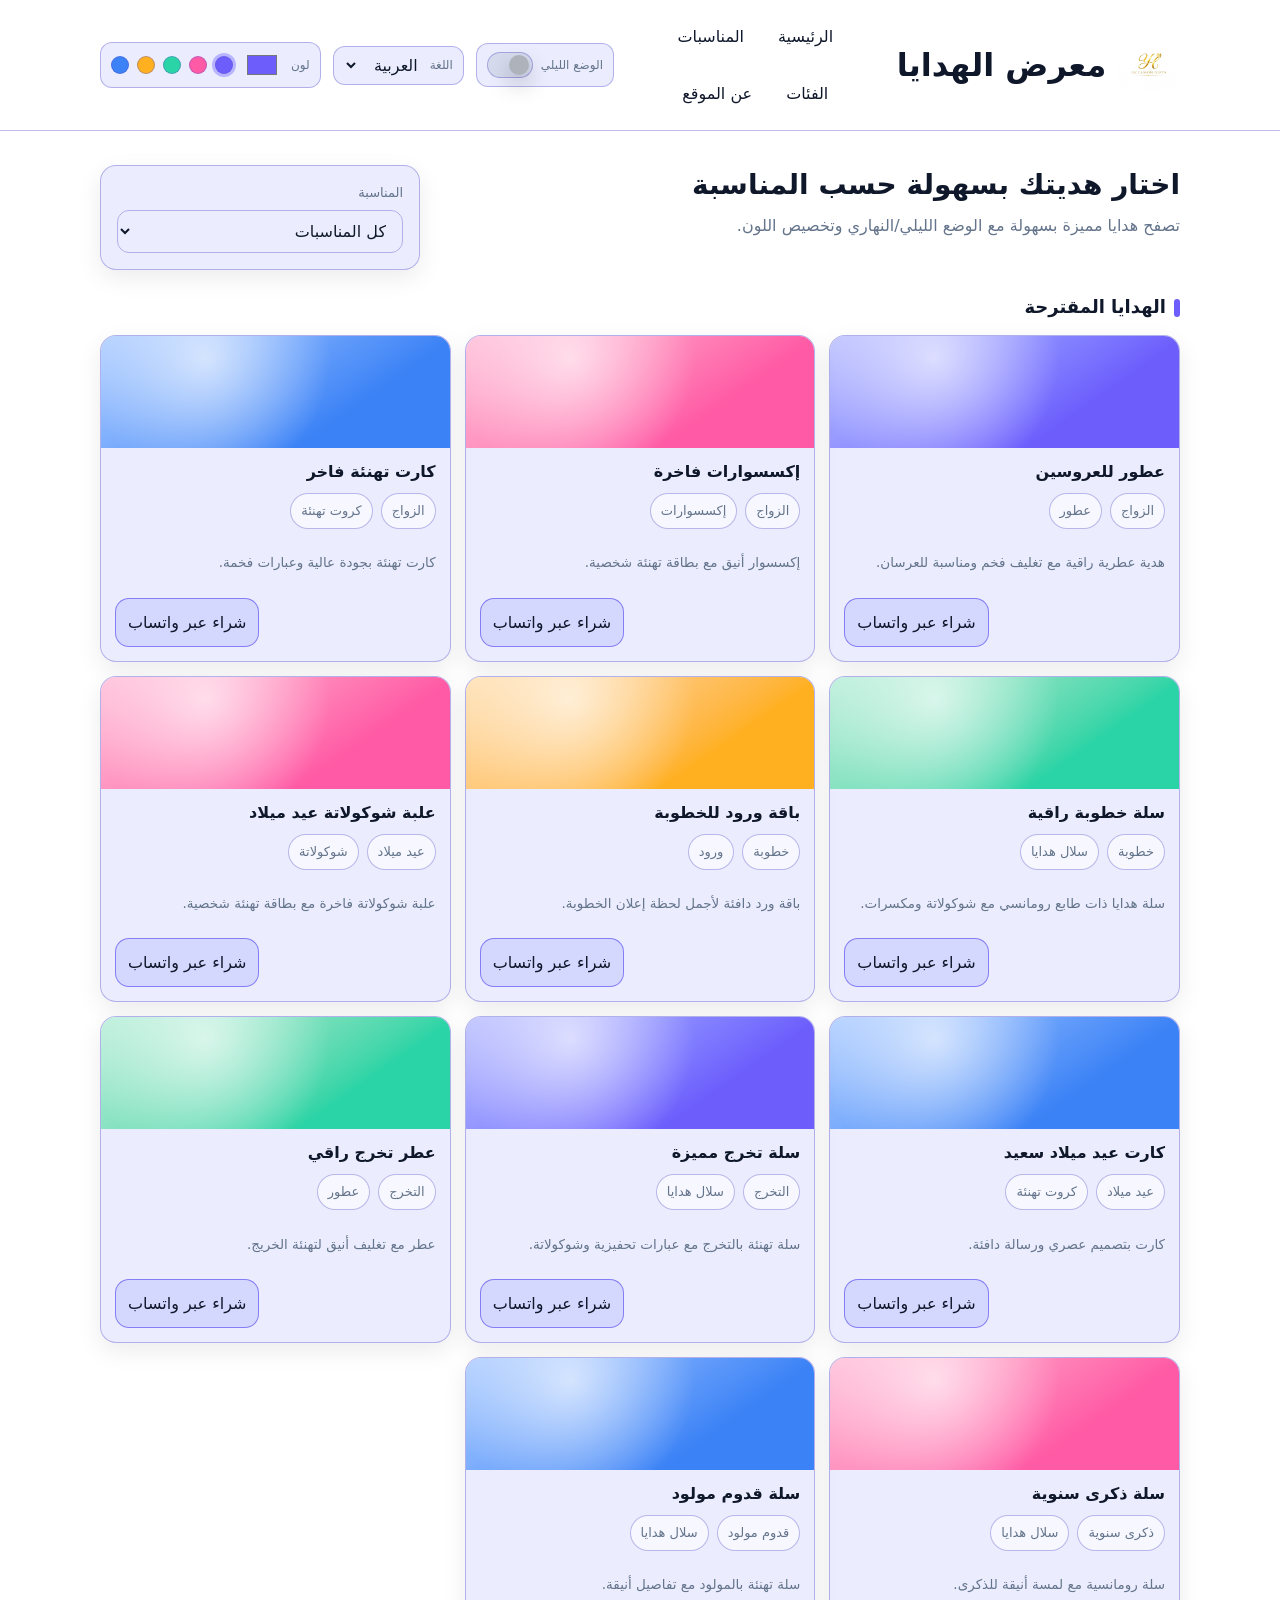
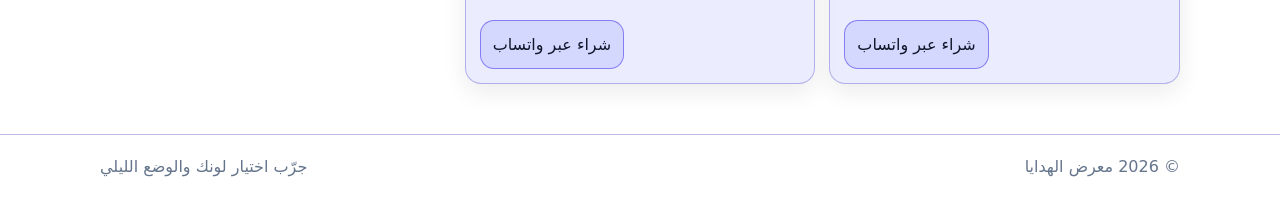
<file: index.html>
<!DOCTYPE html>
<html lang="ar" dir="rtl" data-page-title-key="homeTitle">
  <head>
    <meta charset="UTF-8" />
    <meta name="viewport" content="width=device-width, initial-scale=1.0" />
    <title>معرض الهدايا - الرئيسية</title>
    <link rel="stylesheet" href="assets/styles.css" />
  </head>
  <body>
    <header class="topbar">
      <div class="container topbar-inner">
          <div class="brand" aria-label="معرض الهدايا">
          <img src="assets/logo.png" alt="معرض الهدايا" class="logo" />
          <h1 data-i18n="brandTitle">معرض الهدايا</h1>
        </div>

        <button
          class="burger"
          type="button"
          aria-label="قائمة"
          aria-controls="siteNav"
          aria-expanded="false"
          data-i18n="menuButton"
        >
          قائمة
        </button>

        <nav id="siteNav" class="nav" aria-label="التنقل">
          <a href="index.html" data-nav data-i18n="navHome">الرئيسية</a>
          <a href="occasions.html" data-nav data-i18n="navOccasions">المناسبات</a>
          <a href="categories.html" data-nav data-i18n="navCategories">الفئات</a>
          <a href="about.html" data-nav data-i18n="navAbout">عن الموقع</a>
        </nav>

        <div class="controls" aria-label="إعدادات العرض">
          <div class="control" title="تبديل الوضع">
            <label for="modeToggle" data-i18n="modeNightLabel">الوضع الليلي</label>
            <span class="toggle">
              <input type="checkbox" id="modeToggle" />
              <span class="slider" aria-hidden="true"></span>
            </span>
          </div>

          <div class="control langControl" title="اختر اللغة">
            <label for="langSelect" data-i18n="languageLabel">اللغة</label>
            <select id="langSelect" aria-label="اختيار اللغة">
              <option value="ar">العربية</option>
              <option value="en">English</option>
            </select>
          </div>

          <div class="control accentPicker" title="اختيار لون مميز">
            <label for="accentPicker" data-i18n="accentLabel">لون</label>
            <input id="accentPicker" type="color" value="#6d5efc" />
            <div class="swatches" aria-label="ألوان سريعة" data-i18n-aria-label="quickColorsAria">
              <button type="button" style="--c: #6d5efc" data-color="#6d5efc" aria-pressed="false"></button>
              <button type="button" style="--c: #ff5aa5" data-color="#ff5aa5" aria-pressed="false"></button>
              <button type="button" style="--c: #2bd4a6" data-color="#2bd4a6" aria-pressed="false"></button>
              <button type="button" style="--c: #ffb020" data-color="#ffb020" aria-pressed="false"></button>
              <button type="button" style="--c: #3b82f6" data-color="#3b82f6" aria-pressed="false"></button>
            </div>
          </div>
        </div>
      </div>
    </header>

    <main class="container">
      <section class="hero">
        <div class="hero-grid">
          <div>
            <h2 data-i18n="heroHomeHeading">اختار هديتك بسهولة حسب المناسبة</h2>
            <p data-i18n="heroHomeSub">تصفح هدايا مميزة بسهولة مع الوضع الليلي/النهاري وتخصيص اللون.</p>
          </div>

          <div class="panel" role="region" aria-label="فلترة الهدايا" data-i18n-aria-label="panelFilterGifts">
            <div class="filters">
              <div class="field">
                <label for="occasionSelect" data-i18n="occasionLabel">المناسبة</label>
                <select id="occasionSelect" aria-label="اختيار المناسبة">
                  <option value="all">كل المناسبات</option>
                </select>
              </div>
            </div>
          </div>
        </div>
      </section>

      <div class="section-title" data-i18n="suggestedTitle">الهدايا المقترحة</div>
      <div id="giftsGrid" aria-live="polite"></div>
    </main>

    <footer>
      <div class="container footer-inner">
        <span data-i18n="footerCopy">© 2026 معرض الهدايا</span>
        <span data-i18n="footerHintHome">جرّب اختيار لونك والوضع الليلي</span>
      </div>
    </footer>

    <script src="assets/i18n.js"></script>
    <script src="assets/data.js"></script>
    <script src="assets/theme.js"></script>
    <script src="assets/gifts.js"></script>
  </body>
</html>
</file>
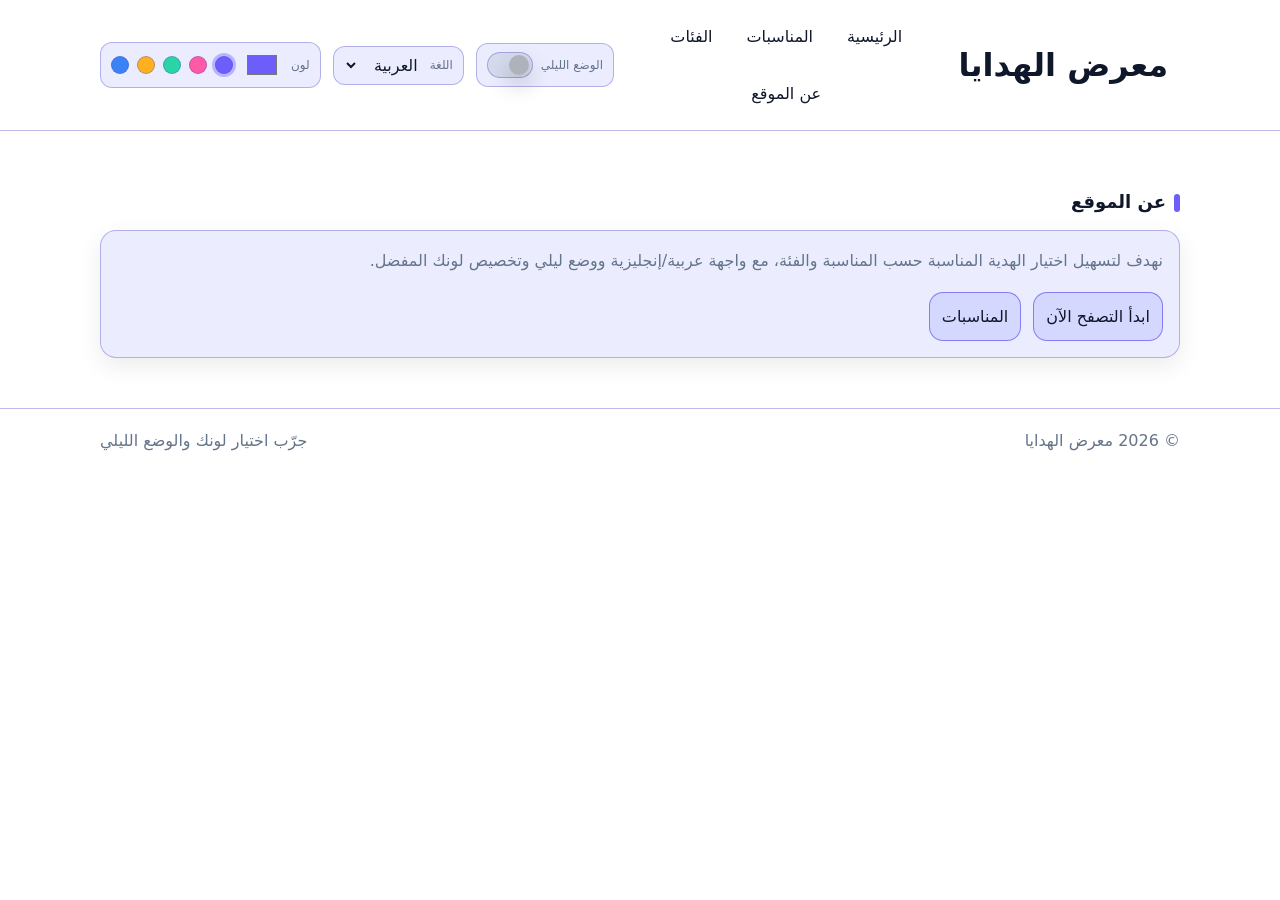
<file: about.html>
<!DOCTYPE html>
<html lang="ar" dir="rtl" data-page-title-key="aboutTitle">
  <head>
    <meta charset="UTF-8" />
    <meta name="viewport" content="width=device-width, initial-scale=1.0" />
    <title>عن الموقع</title>
    <link rel="stylesheet" href="assets/styles.css" />
  </head>
  <body>
    <header class="topbar">
      <div class="container topbar-inner">
        <div class="brand" aria-label="معرض الهدايا">
          <div class="logo" aria-hidden="true"></div>
          <h1 data-i18n="brandTitle">معرض الهدايا</h1>
        </div>

        <button class="burger" type="button" aria-label="قائمة" aria-controls="siteNav" aria-expanded="false" data-i18n="menuButton">
          قائمة
        </button>

        <nav id="siteNav" class="nav" aria-label="التنقل">
          <a href="index.html" data-nav data-i18n="navHome">الرئيسية</a>
          <a href="occasions.html" data-nav data-i18n="navOccasions">المناسبات</a>
          <a href="categories.html" data-nav data-i18n="navCategories">الفئات</a>
          <a href="about.html" data-nav data-i18n="navAbout">عن الموقع</a>
        </nav>

        <div class="controls" aria-label="إعدادات العرض">
          <div class="control" title="تبديل الوضع">
            <label for="modeToggle" data-i18n="modeNightLabel">الوضع الليلي</label>
            <span class="toggle">
              <input type="checkbox" id="modeToggle" />
              <span class="slider" aria-hidden="true"></span>
            </span>
          </div>

          <div class="control langControl" title="اختر اللغة">
            <label for="langSelect" data-i18n="languageLabel">اللغة</label>
            <select id="langSelect" aria-label="اختيار اللغة">
              <option value="ar">العربية</option>
              <option value="en">English</option>
            </select>
          </div>

          <div class="control accentPicker" title="اختيار لون مميز">
            <label for="accentPicker" data-i18n="accentLabel">لون</label>
            <input id="accentPicker" type="color" value="#6d5efc" />
            <div class="swatches" aria-label="ألوان سريعة" data-i18n-aria-label="quickColorsAria">
              <button type="button" style="--c: #6d5efc" data-color="#6d5efc" aria-pressed="false"></button>
              <button type="button" style="--c: #ff5aa5" data-color="#ff5aa5" aria-pressed="false"></button>
              <button type="button" style="--c: #2bd4a6" data-color="#2bd4a6" aria-pressed="false"></button>
              <button type="button" style="--c: #ffb020" data-color="#ffb020" aria-pressed="false"></button>
              <button type="button" style="--c: #3b82f6" data-color="#3b82f6" aria-pressed="false"></button>
            </div>
          </div>
        </div>
      </div>
    </header>

    <main class="container">
      <section class="hero">
        <div class="hero-grid" style="grid-template-columns: 1fr;">
          <div>
            <div class="section-title" data-i18n="aboutTitle">عن الموقع</div>
            <div class="panel">
              <p style="margin:0; color: var(--muted); line-height: 1.8;" data-i18n="aboutText">
                نص عن الموقع
              </p>
              <div style="margin-top: 16px; display:flex; gap:12px; flex-wrap:wrap;">
                <a
                  class="buy-btn"
                  href="index.html"
                  style="justify-content:center; text-decoration:none;"
                  data-i18n="aboutCTA"
                >
                  ابدأ التصفح الآن
                </a>
                <a
                  class="buy-btn"
                  href="occasions.html"
                  style="justify-content:center; text-decoration:none;"
                  data-i18n="navOccasions"
                >
                  المناسبات
                </a>
              </div>
            </div>
          </div>
        </div>
      </section>
    </main>

    <footer>
      <div class="container footer-inner">
        <span data-i18n="footerCopy">© 2026 معرض الهدايا</span>
        <span data-i18n="footerHintHome">جرّب اختيار لونك والوضع الليلي</span>
      </div>
    </footer>

    <script src="assets/i18n.js"></script>
    <script src="assets/data.js"></script>
    <script src="assets/theme.js"></script>
    <script src="assets/gifts.js"></script>
  </body>
</html>
</file>
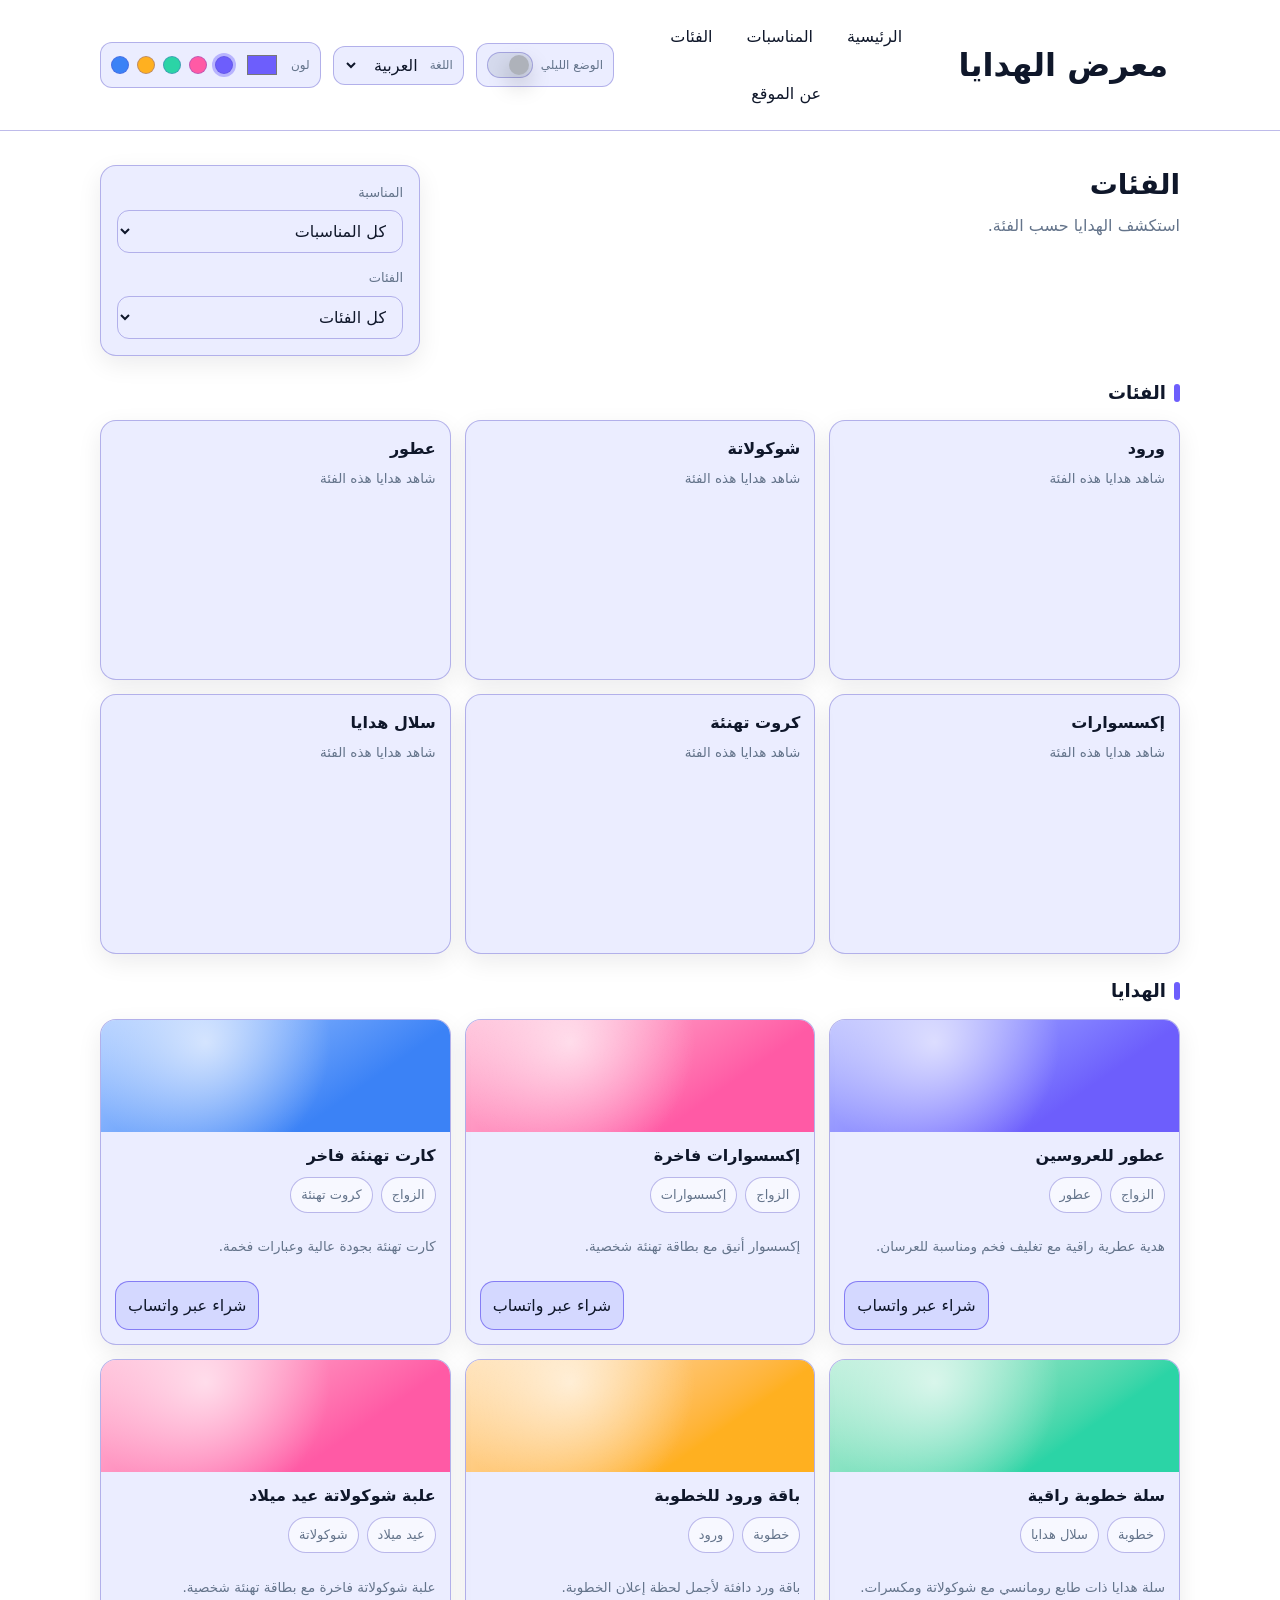
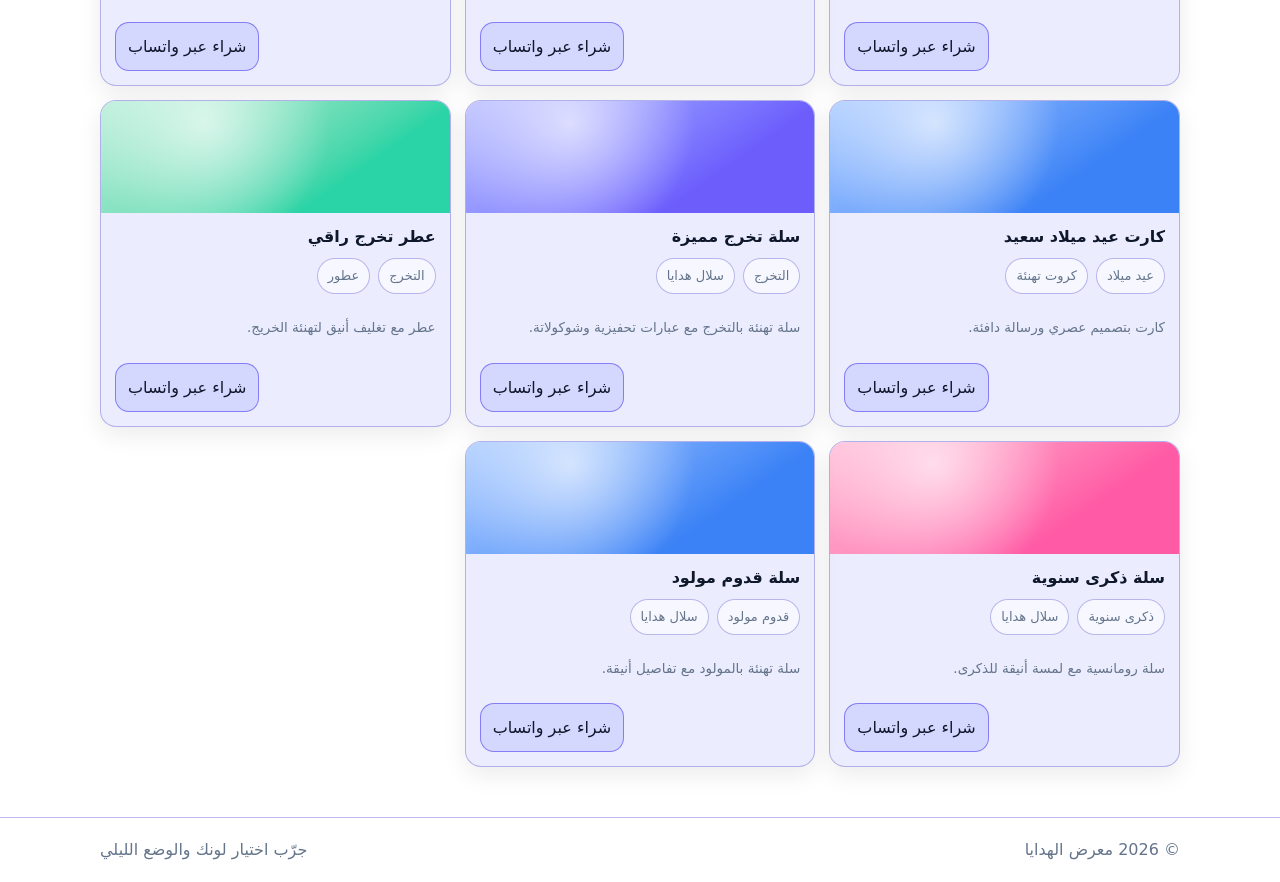
<file: categories.html>
<!DOCTYPE html>
<html lang="ar" dir="rtl" data-page-title-key="categoriesTitle">
  <head>
    <meta charset="UTF-8" />
    <meta name="viewport" content="width=device-width, initial-scale=1.0" />
    <title>الفئات</title>
    <link rel="stylesheet" href="assets/styles.css" />
  </head>
  <body>
    <header class="topbar">
      <div class="container topbar-inner">
        <div class="brand" aria-label="معرض الهدايا">
          <div class="logo" aria-hidden="true"></div>
          <h1 data-i18n="brandTitle">معرض الهدايا</h1>
        </div>

        <button class="burger" type="button" aria-label="قائمة" aria-controls="siteNav" aria-expanded="false" data-i18n="menuButton">
          قائمة
        </button>

        <nav id="siteNav" class="nav" aria-label="التنقل">
          <a href="index.html" data-nav data-i18n="navHome">الرئيسية</a>
          <a href="occasions.html" data-nav data-i18n="navOccasions">المناسبات</a>
          <a href="categories.html" data-nav data-i18n="navCategories">الفئات</a>
          <a href="about.html" data-nav data-i18n="navAbout">عن الموقع</a>
        </nav>

        <div class="controls" aria-label="إعدادات العرض">
          <div class="control" title="تبديل الوضع">
            <label for="modeToggle" data-i18n="modeNightLabel">الوضع الليلي</label>
            <span class="toggle">
              <input type="checkbox" id="modeToggle" />
              <span class="slider" aria-hidden="true"></span>
            </span>
          </div>

          <div class="control langControl" title="اختر اللغة">
            <label for="langSelect" data-i18n="languageLabel">اللغة</label>
            <select id="langSelect" aria-label="اختيار اللغة">
              <option value="ar">العربية</option>
              <option value="en">English</option>
            </select>
          </div>

          <div class="control accentPicker" title="اختيار لون مميز">
            <label for="accentPicker" data-i18n="accentLabel">لون</label>
            <input id="accentPicker" type="color" value="#6d5efc" />
            <div class="swatches" aria-label="ألوان سريعة" data-i18n-aria-label="quickColorsAria">
              <button type="button" style="--c: #6d5efc" data-color="#6d5efc" aria-pressed="false"></button>
              <button type="button" style="--c: #ff5aa5" data-color="#ff5aa5" aria-pressed="false"></button>
              <button type="button" style="--c: #2bd4a6" data-color="#2bd4a6" aria-pressed="false"></button>
              <button type="button" style="--c: #ffb020" data-color="#ffb020" aria-pressed="false"></button>
              <button type="button" style="--c: #3b82f6" data-color="#3b82f6" aria-pressed="false"></button>
            </div>
          </div>
        </div>
      </div>
    </header>

    <main class="container">
      <section class="hero">
        <div class="hero-grid">
          <div>
            <h2 data-i18n="categoriesTitle">الفئات</h2>
            <p data-i18n="categoriesSub">استكشف الهدايا حسب الفئة.</p>
          </div>

          <div class="panel" role="region" aria-label="فلترة الهدايا" data-i18n-aria-label="panelFilterGifts">
            <div class="filters">
              <div class="field">
                <label for="occasionSelect" data-i18n="occasionLabel">المناسبة</label>
                <select id="occasionSelect" aria-label="اختيار المناسبة">
                  <option value="all">كل المناسبات</option>
                </select>
              </div>

              <div class="field" style="margin-top: 2px;">
                <label for="categorySelect" data-i18n="categoriesTitle">الفئة</label>
                <select id="categorySelect" aria-label="اختيار الفئة">
                  <option value="all">كل الفئات</option>
                </select>
              </div>
            </div>
          </div>
        </div>
      </section>

      <div class="section-title" data-i18n="categoriesTitle">الفئات</div>
      <div id="categoriesGrid" aria-live="polite"></div>

      <div class="section-title" data-i18n="giftsTitle">الهدايا</div>
      <div id="giftsGrid" aria-live="polite"></div>
    </main>

    <footer>
      <div class="container footer-inner">
        <span data-i18n="footerCopy">© 2026 معرض الهدايا</span>
        <span data-i18n="footerHintHome">جرّب اختيار لونك والوضع الليلي</span>
      </div>
    </footer>

    <script src="assets/i18n.js"></script>
    <script src="assets/data.js"></script>
    <script src="assets/theme.js"></script>
    <script src="assets/gifts.js"></script>
  </body>
</html>
</file>
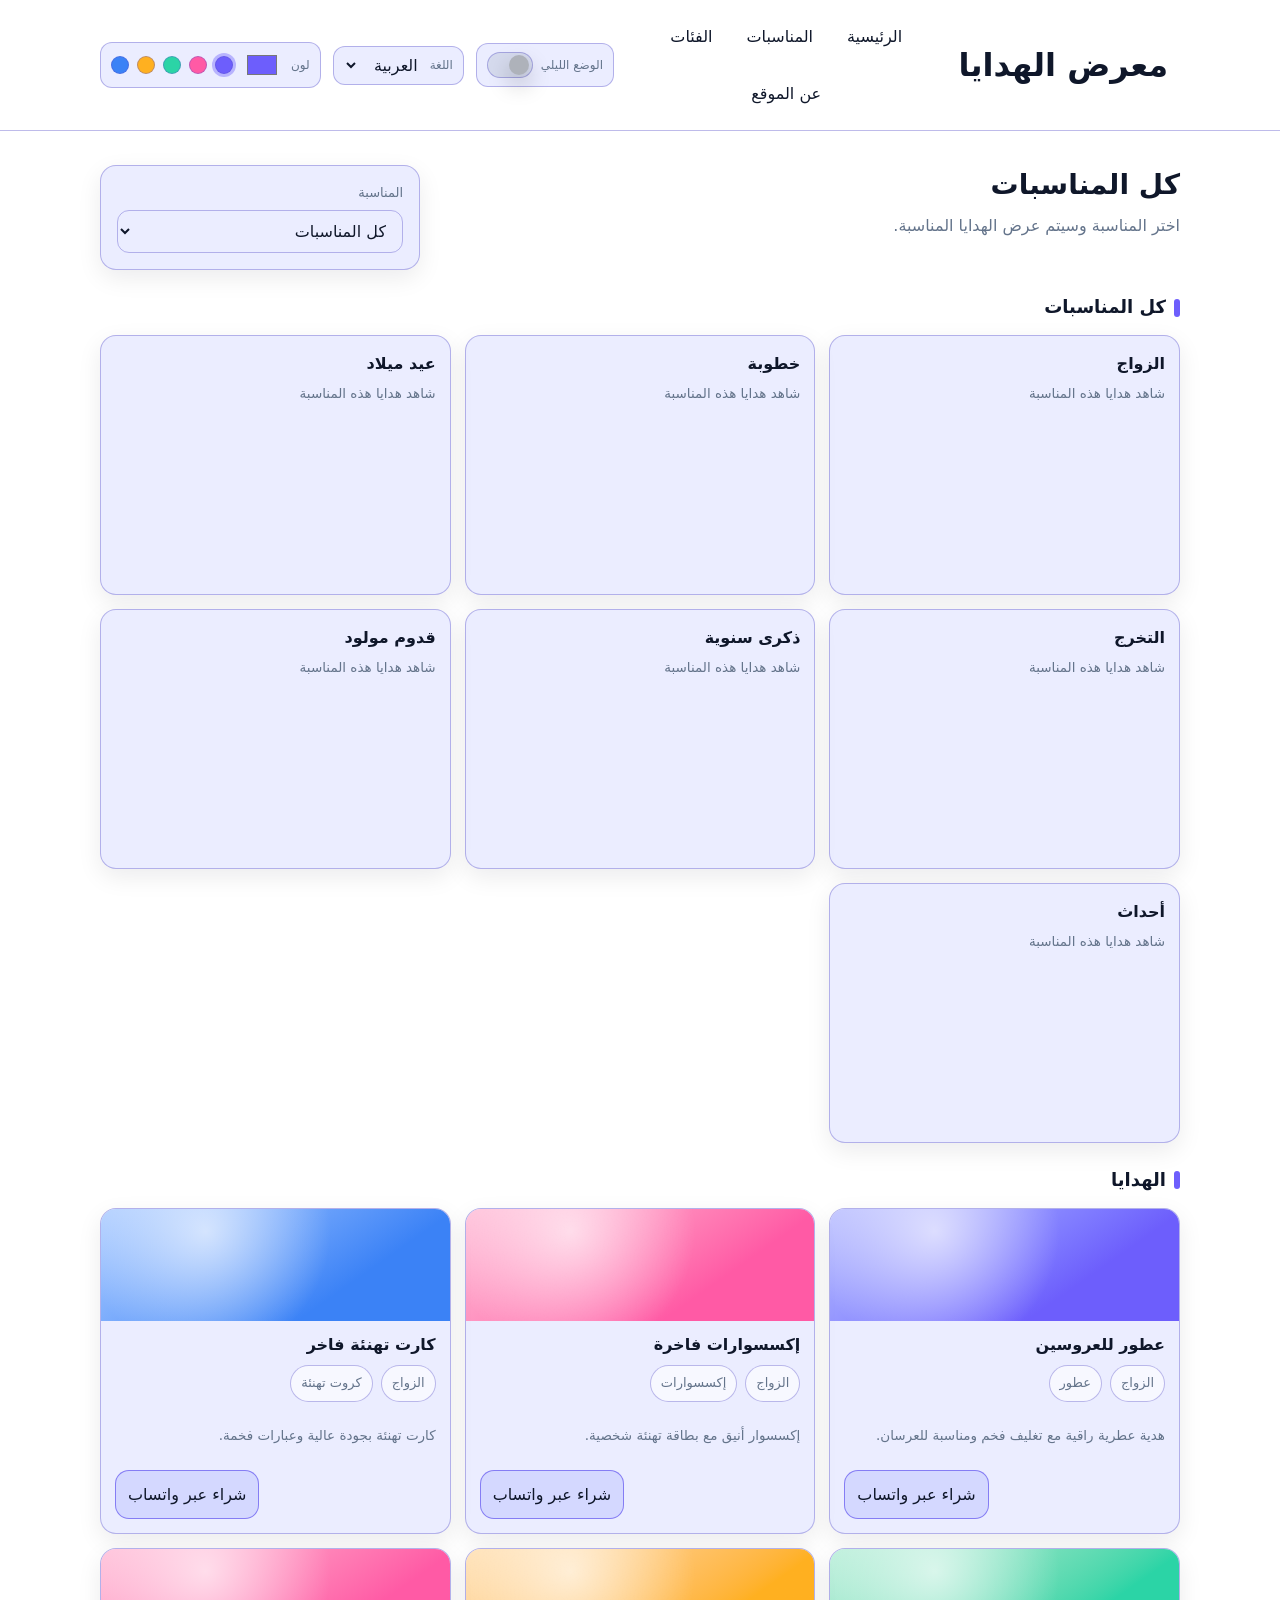
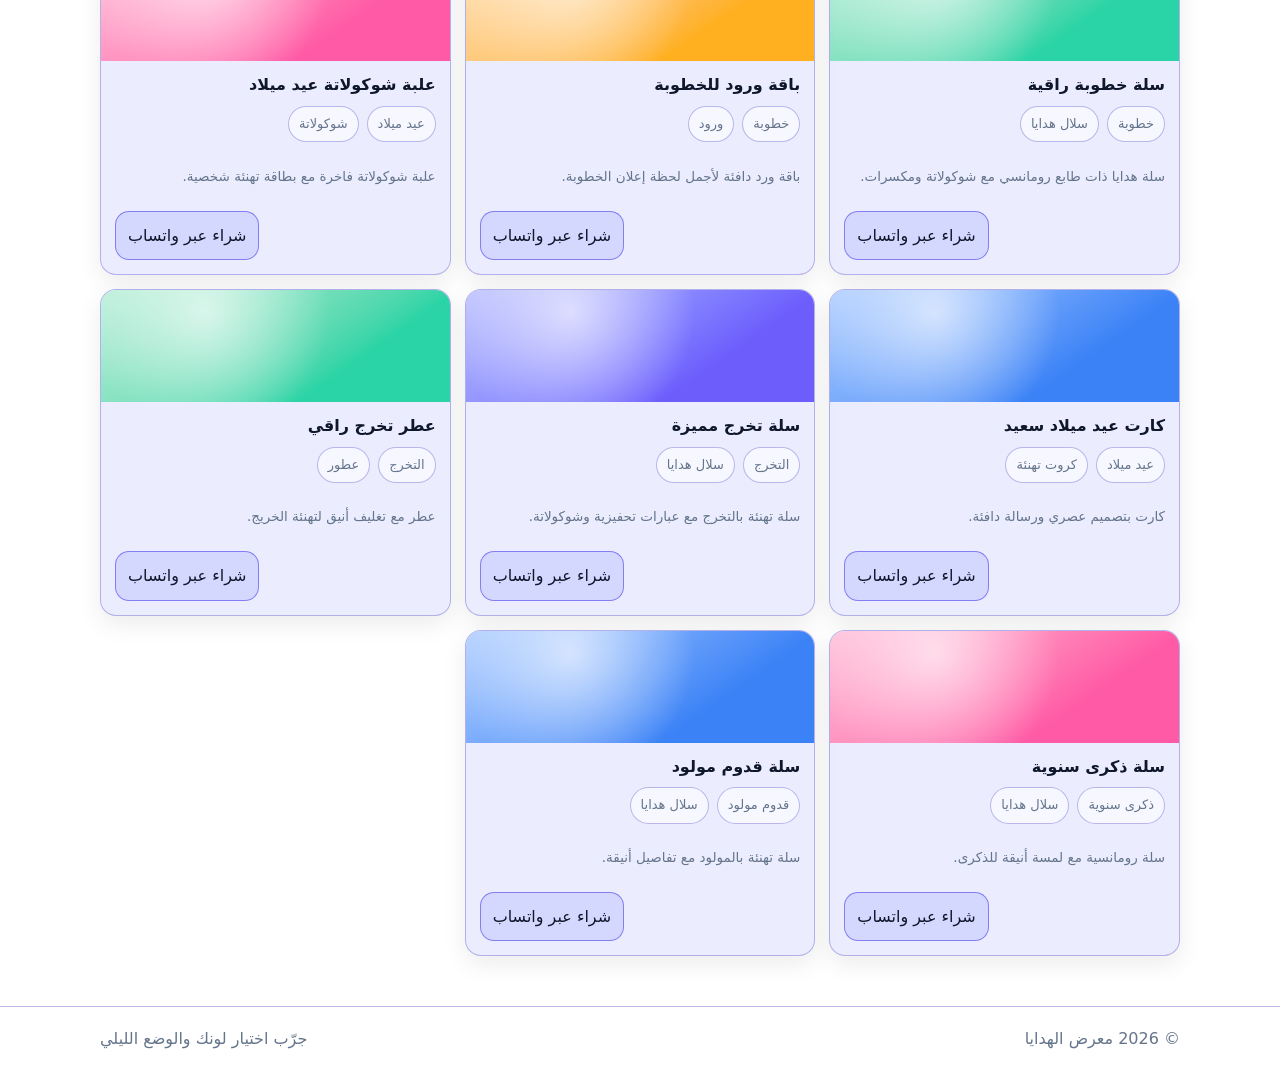
<file: occasions.html>
<!DOCTYPE html>
<html lang="ar" dir="rtl" data-page-title-key="occasionsTitle">
  <head>
    <meta charset="UTF-8" />
    <meta name="viewport" content="width=device-width, initial-scale=1.0" />
    <title>المناسبات</title>
    <link rel="stylesheet" href="assets/styles.css" />
  </head>
  <body>
    <header class="topbar">
      <div class="container topbar-inner">
        <div class="brand" aria-label="معرض الهدايا">
          <div class="logo" aria-hidden="true"></div>
          <h1 data-i18n="brandTitle">معرض الهدايا</h1>
        </div>

        <button class="burger" type="button" aria-label="قائمة" aria-controls="siteNav" aria-expanded="false" data-i18n="menuButton">
          قائمة
        </button>

        <nav id="siteNav" class="nav" aria-label="التنقل">
          <a href="index.html" data-nav data-i18n="navHome">الرئيسية</a>
          <a href="occasions.html" data-nav data-i18n="navOccasions">المناسبات</a>
          <a href="categories.html" data-nav data-i18n="navCategories">الفئات</a>
          <a href="about.html" data-nav data-i18n="navAbout">عن الموقع</a>
        </nav>

        <div class="controls" aria-label="إعدادات العرض">
          <div class="control" title="تبديل الوضع">
            <label for="modeToggle" data-i18n="modeNightLabel">الوضع الليلي</label>
            <span class="toggle">
              <input type="checkbox" id="modeToggle" />
              <span class="slider" aria-hidden="true"></span>
            </span>
          </div>

          <div class="control langControl" title="اختر اللغة">
            <label for="langSelect" data-i18n="languageLabel">اللغة</label>
            <select id="langSelect" aria-label="اختيار اللغة">
              <option value="ar">العربية</option>
              <option value="en">English</option>
            </select>
          </div>

          <div class="control accentPicker" title="اختيار لون مميز">
            <label for="accentPicker" data-i18n="accentLabel">لون</label>
            <input id="accentPicker" type="color" value="#6d5efc" />
            <div class="swatches" aria-label="ألوان سريعة" data-i18n-aria-label="quickColorsAria">
              <button type="button" style="--c: #6d5efc" data-color="#6d5efc" aria-pressed="false"></button>
              <button type="button" style="--c: #ff5aa5" data-color="#ff5aa5" aria-pressed="false"></button>
              <button type="button" style="--c: #2bd4a6" data-color="#2bd4a6" aria-pressed="false"></button>
              <button type="button" style="--c: #ffb020" data-color="#ffb020" aria-pressed="false"></button>
              <button type="button" style="--c: #3b82f6" data-color="#3b82f6" aria-pressed="false"></button>
            </div>
          </div>
        </div>
      </div>
    </header>

    <main class="container">
      <section class="hero">
        <div class="hero-grid">
          <div>
            <h2 data-i18n="occasionsTitle">كل المناسبات</h2>
            <p data-i18n="occasionsSub">اختر المناسبة وسيتم عرض الهدايا المناسبة.</p>
          </div>

          <div class="panel" role="region" aria-label="فلترة الهدايا" data-i18n-aria-label="panelFilterGifts">
            <div class="filters">
              <div class="field">
                <label for="occasionSelect" data-i18n="occasionLabel">المناسبة</label>
                <select id="occasionSelect" aria-label="اختيار المناسبة">
                  <option value="all">كل المناسبات</option>
                </select>
              </div>
            </div>
          </div>
        </div>
      </section>

      <div class="section-title" data-i18n="occasionsTitle">كل المناسبات</div>
      <div id="occasionsGrid" aria-live="polite"></div>

      <div class="section-title" data-i18n="giftsTitle">الهدايا</div>
      <div id="giftsGrid" aria-live="polite"></div>
    </main>

    <footer>
      <div class="container footer-inner">
        <span data-i18n="footerCopy">© 2026 معرض الهدايا</span>
        <span data-i18n="footerHintHome">جرّب اختيار لونك والوضع الليلي</span>
      </div>
    </footer>

    <script src="assets/i18n.js"></script>
    <script src="assets/data.js"></script>
    <script src="assets/theme.js"></script>
    <script src="assets/gifts.js"></script>
  </body>
</html>
</file>
<file: assets/styles.css>
:root{
  --accent: #6d5efc;
  --bg: #ffffff;
  --text: #0f172a;
  --muted: #64748b;
  /* Card colors follow the accent picker to match branding. */
  --card: color-mix(in oklab, var(--accent) 12%, var(--bg));
  --border: color-mix(in oklab, var(--accent) 30%, rgba(15, 23, 42, 0.12));
  --shadow: 0 8px 24px rgba(2, 6, 23, 0.08);
  --radius: 16px;
  --radius-sm: 12px;
  --container: 1080px;
}

html[data-theme="dark"]{
  --bg: #0b1220;
  --text: #e5e7eb;
  --muted: #94a3b8;
  --card: color-mix(in oklab, var(--accent) 18%, rgba(255,255,255,0.06));
  --border: color-mix(in oklab, var(--accent) 30%, rgba(148, 163, 184, 0.22));
  --shadow: 0 10px 30px rgba(0,0,0,0.35);
}

*{ box-sizing: border-box; }
body{
  margin:0;
  font-family: system-ui, -apple-system, "Segoe UI", Tahoma, Arial, "Noto Naskh Arabic", "Cairo", "Apple Color Emoji","Segoe UI Emoji";
  background: var(--bg);
  color: var(--text);
  font-size: 16px;
  line-height: 1.7;
}

a{ color: inherit; text-decoration: none; }
button, input, select{ font: inherit; }

.container{
  width: min(var(--container), calc(100% - 32px));
  margin-inline: auto;
}

.topbar{
  position: sticky;
  top: 0;
  z-index: 50;
  backdrop-filter: blur(8px);
  background: color-mix(in oklab, var(--bg) 75%, transparent);
  border-bottom: 1px solid var(--border);
}

.topbar-inner{
  display:flex;
  align-items:center;
  justify-content: space-between;
  padding: 12px 0;
  gap: 16px;
  position: relative;
  flex-wrap: wrap;
}

.brand{
  display:flex;
  align-items:center;
  gap: 12px;
  flex-shrink: 0;
}

.logo{
  width: auto;
  height: 50px;
  max-width: 150px;
  object-fit: contain;
  border-radius: 8px;
}

.burger{
  display:none;
  border: 1px solid var(--border);
  background: var(--card);
  color: var(--text);
  padding: 10px 12px;
  border-radius: 12px;
  cursor:pointer;
  flex-shrink: 0;
}

.nav{
  display:flex;
  gap: 8px;
  align-items:center;
  flex-wrap: wrap;
  justify-content: center;
  flex: 1;
}

.nav a{
  padding: 10px 12px;
  border-radius: 12px;
  border: 1px solid transparent;
  transition: transform 120ms ease, background 120ms ease, border-color 120ms ease;
}
.nav a:hover{
  background: var(--card);
  border-color: var(--border);
}

.controls{
  display:flex;
  gap: 12px;
  align-items: center;
  justify-content: flex-end;
  flex-shrink: 0;
  flex-wrap: wrap;
}

.control{
  display:flex;
  gap: 8px;
  align-items:center;
  padding: 8px 10px;
  border-radius: 12px;
  border: 1px solid var(--border);
  background: var(--card);
  white-space: nowrap;
}

.control label{
  color: var(--muted);
  font-size: 12px;
  white-space: nowrap;
}

.toggle{
  display:inline-flex;
  align-items:center;
}

.toggle input{
  width: 0;
  height: 0;
  opacity: 0;
  position:absolute;
}

.slider{
  width: 46px;
  height: 26px;
  border-radius: 999px;
  background: rgba(148, 163, 184, 0.25);
  border: 1px solid var(--border);
  position: relative;
  display:inline-block;
}

.slider::after{
  content:"";
  position:absolute;
  top: 50%;
  inset-inline-start: 3px;
  transform: translateY(-50%);
  width: 20px;
  height: 20px;
  border-radius: 50%;
  background: color-mix(in oklab, var(--bg) 70%, var(--text));
  transition: inset-inline-start 150ms ease, background 150ms ease;
  box-shadow: 0 10px 22px rgba(0,0,0,0.25);
}

html[data-theme="dark"] .slider::after{
  background: #94a3b8;
}

html[data-theme="dark"] .slider{
  background: color-mix(in oklab, var(--accent) 25%, rgba(148, 163, 184, 0.18));
  border-color: color-mix(in oklab, var(--accent) 55%, var(--border));
}

input:checked + .slider{
  background: color-mix(in oklab, var(--accent) 30%, rgba(148, 163, 184, 0.18));
  border-color: color-mix(in oklab, var(--accent) 55%, var(--border));
}
input:checked + .slider::after{
  inset-inline-start: 23px;
}

.langControl select{
  background: transparent;
  border: none;
  color: var(--text);
  outline: none;
}
.langControl option{
  background: var(--bg);
  color: var(--text);
}

.accentPicker{
  gap: 12px;
}

.accentPicker input[type="color"]{
  width: 34px;
  height: 28px;
  padding: 0;
  border-radius: 10px;
  border: none;
  background: transparent;
}

.swatches{
  display:flex;
  gap: 8px;
  align-items:center;
}
.swatches button{
  width: 18px;
  height: 18px;
  border-radius: 999px;
  border: 1px solid var(--border);
  background: var(--c);
  cursor:pointer;
  padding:0;
  outline:none;
}
.swatches button[aria-pressed="true"]{
  box-shadow: 0 0 0 3px color-mix(in oklab, var(--accent) 40%, transparent);
}

main{ padding: 24px 0; }

.hero{
  margin-top: 10px;
}

.hero-grid{
  display:grid;
  grid-template-columns: 1fr 320px;
  gap: 18px;
  align-items: start;
}

.hero h2{
  font-size: 28px;
  line-height: 1.4;
  margin: 0 0 8px;
}

.hero p{
  color: var(--muted);
  margin:0;
  line-height: 1.6;
}

.panel{
  background: var(--card);
  border: 1px solid var(--border);
  border-radius: var(--radius);
  padding: 16px;
  box-shadow: var(--shadow);
}

.filters{
  display:flex;
  flex-direction: column;
  gap: 12px;
}
.field label{
  display:block;
  font-size: 13px;
  color: var(--muted);
  margin-bottom: 6px;
}
.field select{
  width: 100%;
  border: 1px solid var(--border);
  border-radius: 12px;
  padding: 10px 12px;
  background: transparent;
  color: var(--text);
  outline:none;
}
.field option{
  background: var(--bg);
  color: var(--text);
}

.section-title{
  font-size: 18px;
  margin: 22px 0 12px;
  font-weight: 700;
  position: relative;
  padding-inline-start: 14px;
}
.section-title::after{
  content:"";
  position:absolute;
  inset-inline-start: 0;
  top: 50%;
  transform: translateY(-50%);
  width: 6px;
  height: 18px;
  border-radius: 999px;
  background: var(--accent);
}

#giftsGrid{
  display:grid;
  grid-template-columns: repeat(3, 1fr);
  gap: 14px;
}

.gift-card, .category-card, .occasion-card{
  background: var(--card);
  border: 1px solid var(--border);
  border-radius: var(--radius);
  box-shadow: var(--shadow);
  overflow:hidden;
  display:flex;
  flex-direction: column;
  min-height: 260px;
}

.gift-thumb{
  height: 112px;
  background: radial-gradient(circle at 30% 20%, rgba(255,255,255,0.65) 0%, transparent 48%),
              linear-gradient(145deg, color-mix(in oklab, var(--accent) 40%, #ffffff) 0%, var(--accent) 70%);
}
.gift-body{
  padding: 14px;
  display:flex;
  flex-direction: column;
  gap: 10px;
  flex: 1;
}
.gift-title{
  margin:0;
  font-size: 16px;
  font-weight: 800;
  line-height: 1.3;
}
.gift-meta{
  display:flex;
  flex-wrap: wrap;
  gap: 8px;
  color: var(--muted);
  font-size: 13px;
}
.pill{
  padding: 6px 10px;
  border: 1px solid var(--border);
  border-radius: 999px;
  background: color-mix(in oklab, var(--bg) 60%, transparent);
}
.gift-desc{
  color: var(--muted);
  font-size: 13.5px;
  line-height: 1.6;
  display: -webkit-box;
  -webkit-line-clamp: 3;
  -webkit-box-orient: vertical;
  overflow: hidden;
}
.gift-actions{
  margin-top: auto;
  display:flex;
  align-items:center;
  justify-content: space-between;
  gap: 12px;
}
.price{
  font-weight: 900;
  font-size: 16px;
}
.buy-btn{
  display:inline-flex;
  align-items:center;
  gap: 10px;
  padding: 10px 12px;
  border-radius: 14px;
  border: 1px solid color-mix(in oklab, var(--accent) 55%, var(--border));
  background: color-mix(in oklab, var(--accent) 16%, var(--card));
  color: var(--text);
  cursor:pointer;
  white-space: nowrap;
}
.buy-btn strong{
  font-weight: 900;
}

#occasionsGrid, #categoriesGrid{
  display:grid;
  grid-template-columns: repeat(3, 1fr);
  gap: 14px;
}

.occasion-card, .category-card{
  padding: 14px;
  cursor:pointer;
  transition: transform 120ms ease, border-color 120ms ease;
  user-select: none;
}
.occasion-card:hover, .category-card:hover{
  transform: translateY(-2px);
  border-color: color-mix(in oklab, var(--accent) 45%, var(--border));
}

.card-title{
  font-weight: 900;
  margin:0;
  font-size: 16px;
}
.card-sub{
  color: var(--muted);
  margin-top: 6px;
  font-size: 13.5px;
  line-height: 1.6;
}

footer{
  border-top: 1px solid var(--border);
  padding: 18px 0;
  margin-top: 26px;
}
.footer-inner{
  display:flex;
  gap: 14px;
  justify-content: space-between;
  color: var(--muted);
  flex-wrap: wrap;
}

/* Responsive */
@media (max-width: 1024px){
  .control label{ display:none; }
  .control{ padding: 8px 6px; gap: 6px; }
  .hero-grid{ grid-template-columns: 1fr; }
}

@media (max-width: 900px){
  .topbar-inner{
    padding: 10px 0;
  }
  .nav{
    gap: 6px;
  }
  .nav a{
    padding: 8px 10px;
    font-size: 14px;
  }
}

@media (max-width: 768px){
  .controls{
    order: 3;
    width: 100%;
    justify-content: flex-start;
    gap: 10px;
  }
  .control{
    flex: 1;
    min-width: 120px;
  }
  .burger{ display:inline-flex; align-items:center; gap: 10px; }
  .nav{
    position: static;
    inset-inline: auto;
    top: auto;
    z-index: 70;
    background: var(--bg);
    border: 1px solid var(--border);
    border-radius: var(--radius);
    padding: 12px;
    display:none;
    flex-direction: column;
    align-items: stretch;
    gap: 8px;
    box-shadow: var(--shadow);
    width: 100%;
    flex: none;
    order: 2;
  }
  .nav.open{ display:flex; }
  .nav a{
    padding: 10px 12px;
    text-align: center;
  }
  .topbar-inner{
    flex-wrap: wrap;
    flex-direction: row;
  }
  .brand{ 
    order: 1;
    flex: 1;
  }
  .burger{
    order: 1;
  }
  #giftsGrid{ grid-template-columns: 1fr; }
  #occasionsGrid, #categoriesGrid{ grid-template-columns: 1fr; }
}

@media (max-width: 600px){
  .control label{ display:flex; }
  .brand h1{
    font-size: 18px;
  }
  .control{
    padding: 6px 8px;
    font-size: 12px;
  }
  .controls{
    gap: 8px;
  }
}
</file>
